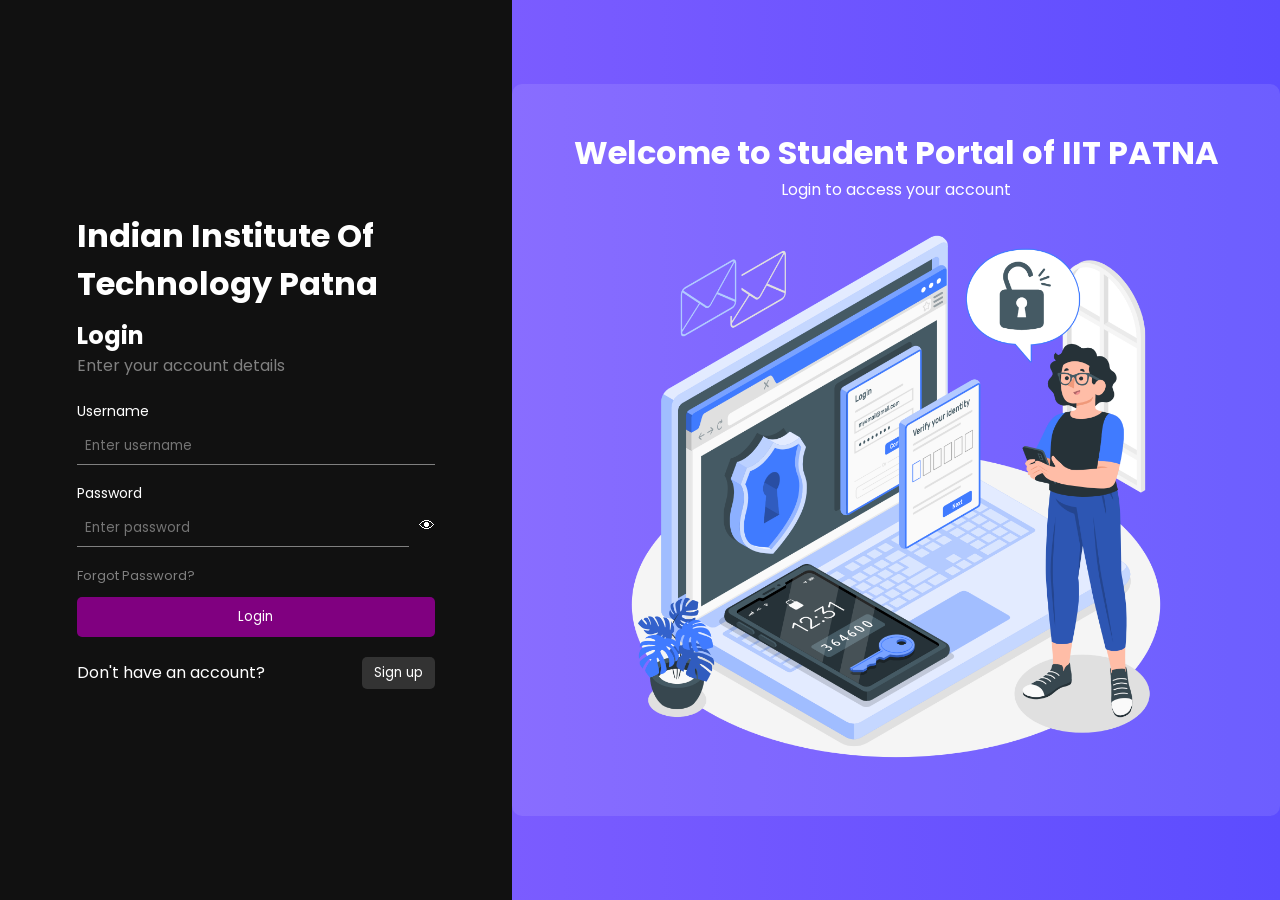
<file: index.html>
<!DOCTYPE html>
<html lang="en">
<head>
    <meta charset="UTF-8">
    <title>Student Portal Login</title>
    <link rel="stylesheet" href="login.css">
    <link href="https://fonts.googleapis.com/css2?family=Poppins:wght@300;400;600&display=swap" rel="stylesheet">
</head>
<body>

<div class="container">

    <!-- LEFT LOGIN SECTION -->
    <div class="left-section">
        <div class="login-box">
            <h1>Indian Institute Of Technology Patna</h1>
            <h2>Login</h2>
            <p class="subtitle">Enter your account details</p>

            <form>
                <div class="input-group">
                    <label>Username</label>
                    <input type="text" placeholder="Enter username">
                </div>

                <div class="input-group password-group">
                    <label>Password</label>
                    <div class="password-wrapper">
                        <input type="password" id="password" placeholder="Enter password">
                        <span class="toggle" onclick="togglePassword()">👁</span>
                    </div>
                </div>

                <div class="forgot">
                    <a href="#">Forgot Password?</a>
                </div>

                <a href="Dashbord.html">
                <button type="button" class="login-btn">Login</button>
            </a>
            </form>

            <div class="signup">
                <span>Don't have an account?</span>
                <a href="signup.html">
                <button class="signup-btn">Sign up</button>    

                </a>
            </div>
        </div>
    </div>

    <!-- RIGHT WELCOME SECTION -->
    <div class="right-section">
        <div class="glass-box">
            <h1>Welcome to Student Portal of IIT PATNA</h1>
            <p>Login to access your account</p>
            <img src="authentication.png" class="authentication">
        </div>
    </div>

</div>

<script>
function togglePassword() {
    const password = document.getElementById("password");
    if (password.type === "password") {
        password.type = "text";
    } else {
        password.type = "password";
    }
}
</script>

</body>
</html>
</file>
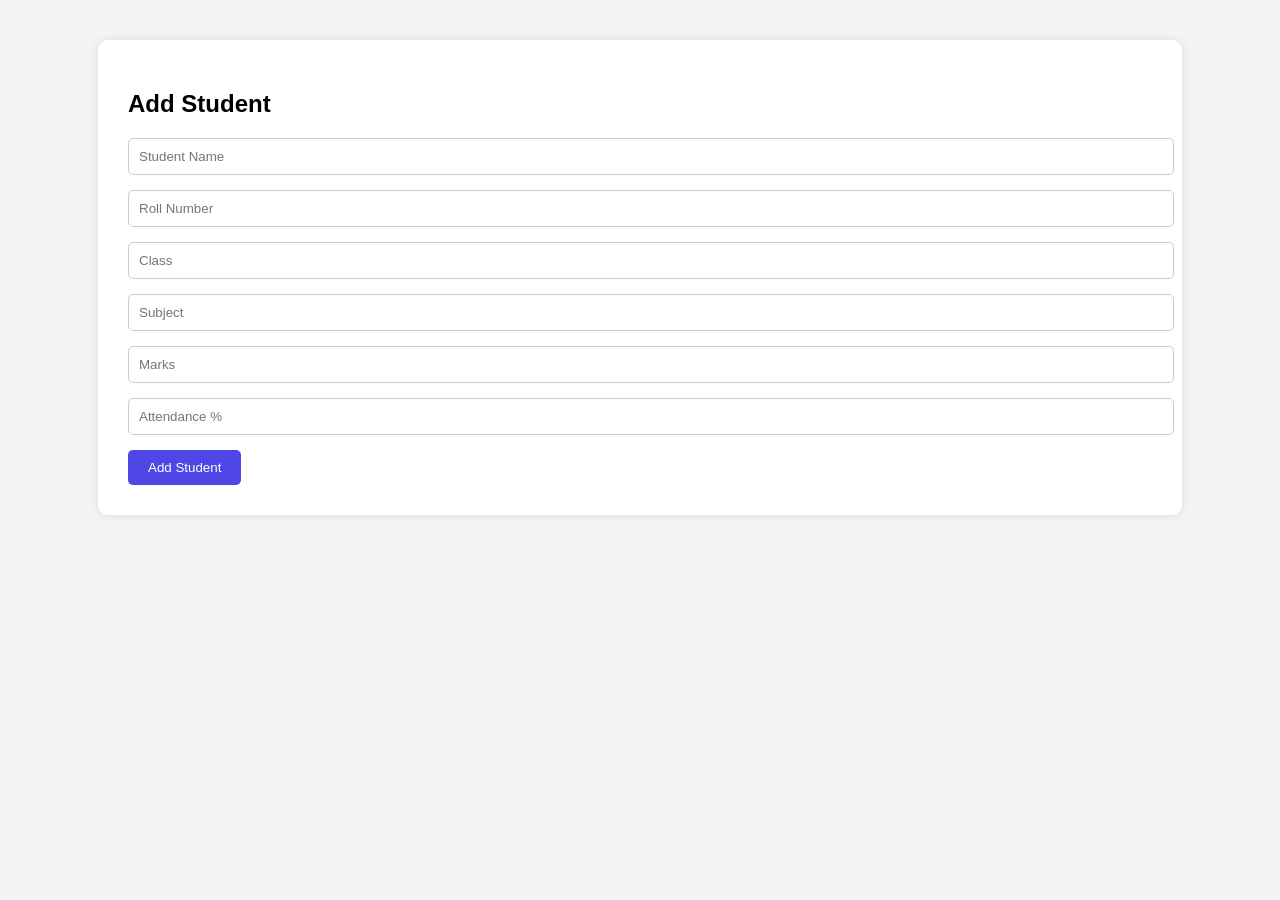
<file: add-student.html>
<!DOCTYPE html>
<html>
<head>
<title>Add Student</title>
<link rel="stylesheet" href="style.css">
</head>

<body>

<div class="container">

<h2>Add Student</h2>

<form class="form">

<input type="text" placeholder="Student Name" required>

<input type="text" placeholder="Roll Number" required>

<input type="text" placeholder="Class" required>

<input type="text" placeholder="Subject" required>

<input type="number" placeholder="Marks" required>

<input type="text" placeholder="Attendance %" required>

<button type="submit">Add Student</button>

</form>

</div>

</body>
</html>
</file>
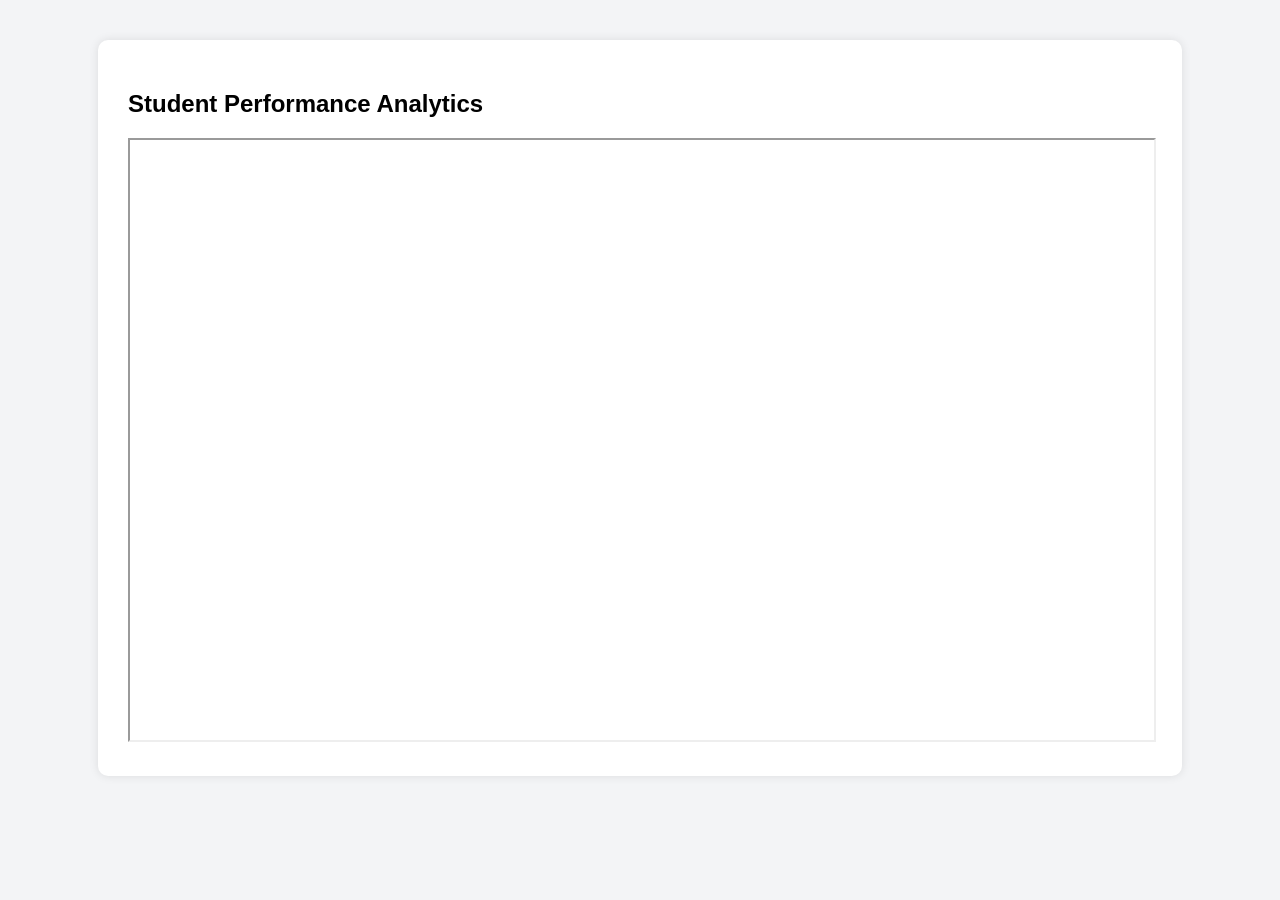
<file: analytics.html>
<!DOCTYPE html>
<html>
<head>
<title>Analytics</title>
<link rel="stylesheet" href="style.css">
</head>

<body>

<div class="container">

<h2>Student Performance Analytics</h2>

<iframe
src="dashboard page.pdf"
width="100%"
height="600px">
</iframe>

</div>

</body>
</html>
</file>
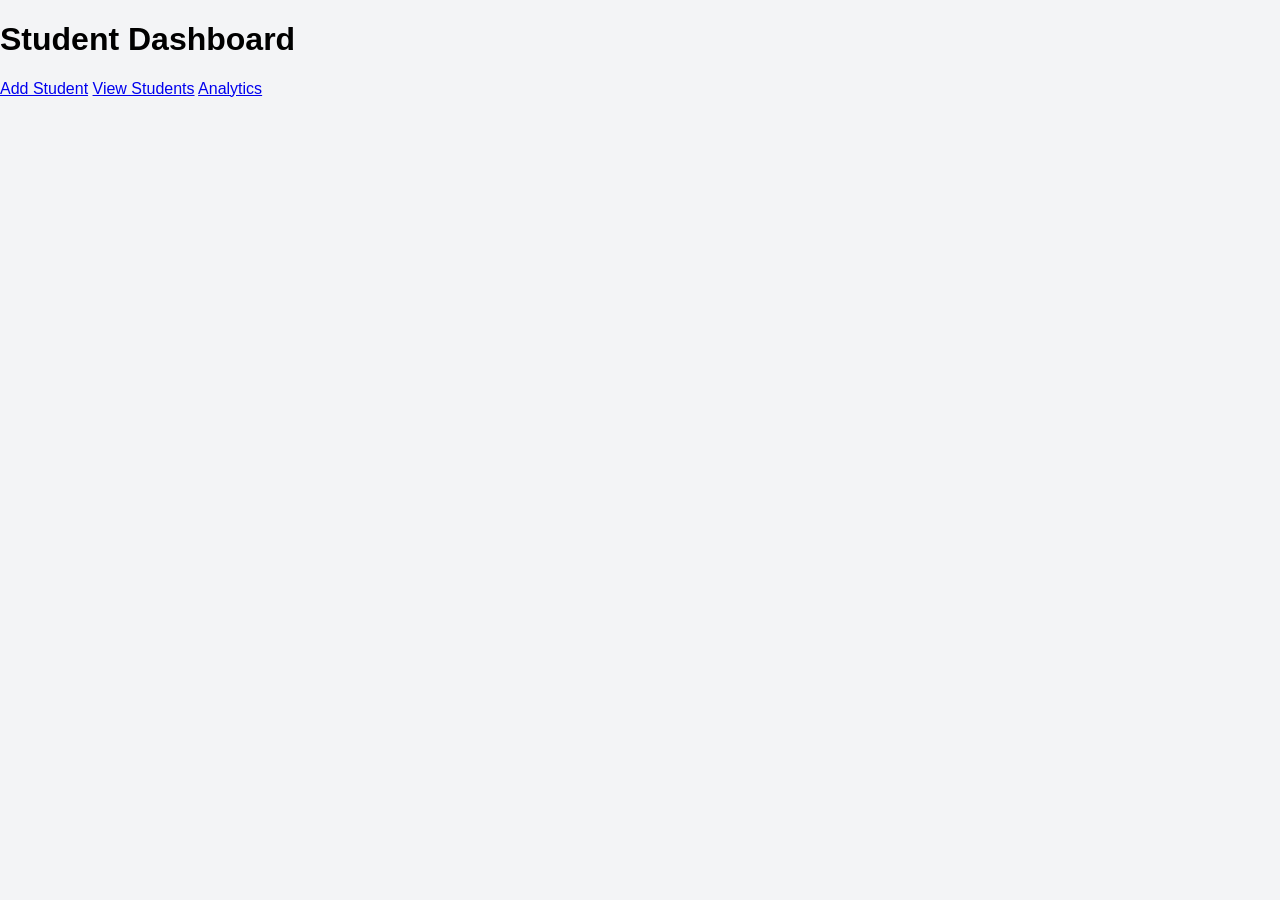
<file: Dashbord.html>
<!DOCTYPE html>
<html>
<head>
<title>Dashboard</title>
<link rel="stylesheet" href="style.css">
</head>

<body>

<h1>Student Dashboard</h1>

<div class="menu">

<a href="add-student.html">Add Student</a>

<a href="view-students.html">View Students</a>

<a href="analytics.html">Analytics</a>

</div>

</body>
</html>
</file>
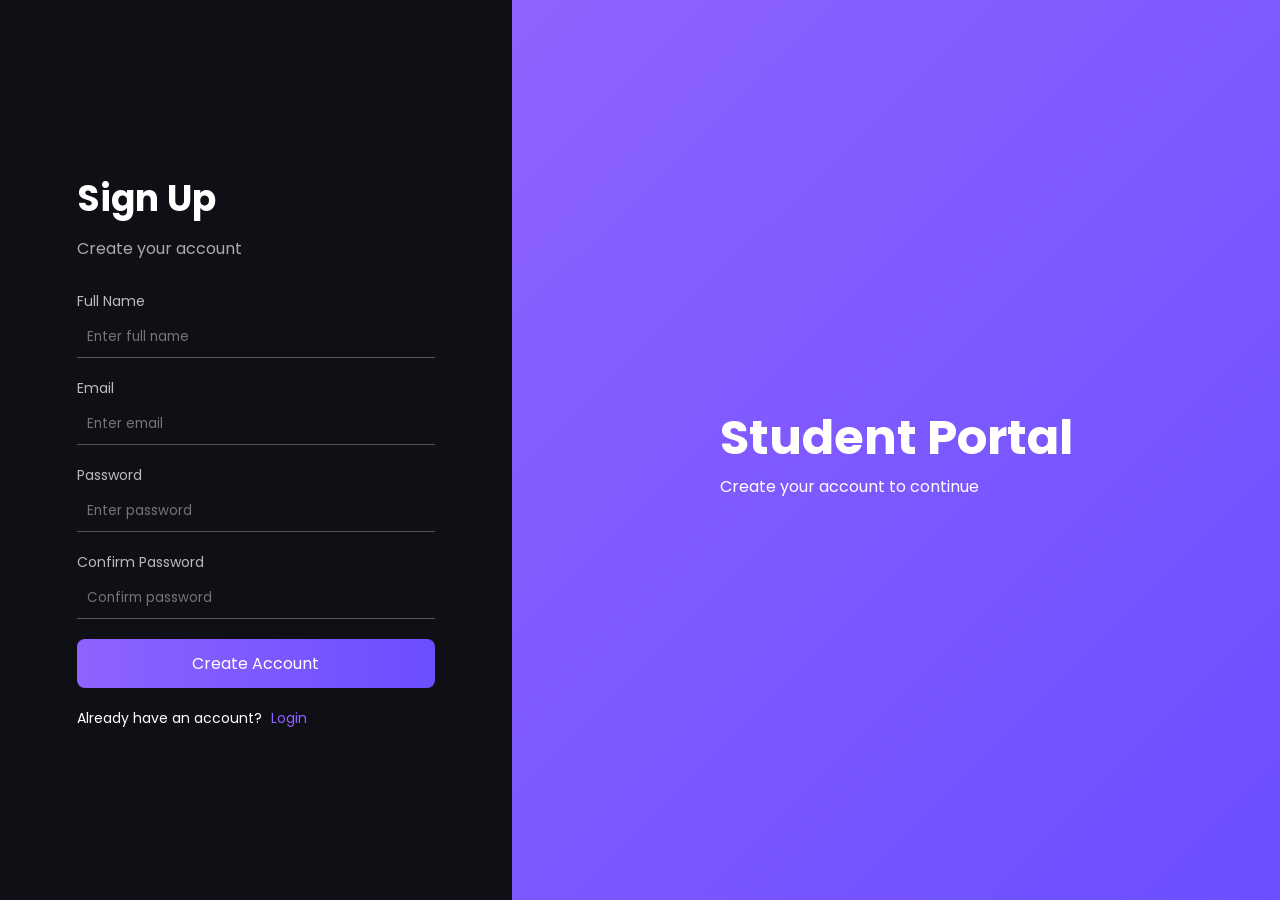
<file: signup.html>
<!DOCTYPE html>
<html lang="en">
<head>
<meta charset="UTF-8">
<title>Student Portal Sign Up</title>
<link rel="stylesheet" href="signup.css">
<link href="https://fonts.googleapis.com/css2?family=Poppins:wght@300;400;600&display=swap" rel="stylesheet">
</head>

<body>

<div class="container">

<!-- LEFT SECTION -->
<div class="left-section">

<div class="signup-box">

<h1>Sign Up</h1>
<p class="subtitle">Create your account</p>

<form>

<div class="input-group">
<label>Full Name</label>
<input type="text" placeholder="Enter full name">
</div>

<div class="input-group">
<label>Email</label>
<input type="email" placeholder="Enter email">
</div>

<div class="input-group">
<label>Password</label>
<input type="password" placeholder="Enter password">
</div>

<div class="input-group">
<label>Confirm Password</label>
<input type="password" placeholder="Confirm password">
</div>

<button type="submit" class="signup-btn">Create Account</button>

</form>

<div class="login-link">
<span>Already have an account?</span>
<a href="index.html">Login</a>
</div>

</div>

</div>

<!-- RIGHT SECTION -->

<div class="right-section">

<div class="welcome-content">
<h1>Student Portal</h1>
<p>Create your account to continue</p>
</div>

</div>

</div>

</body>
</html>
</file>
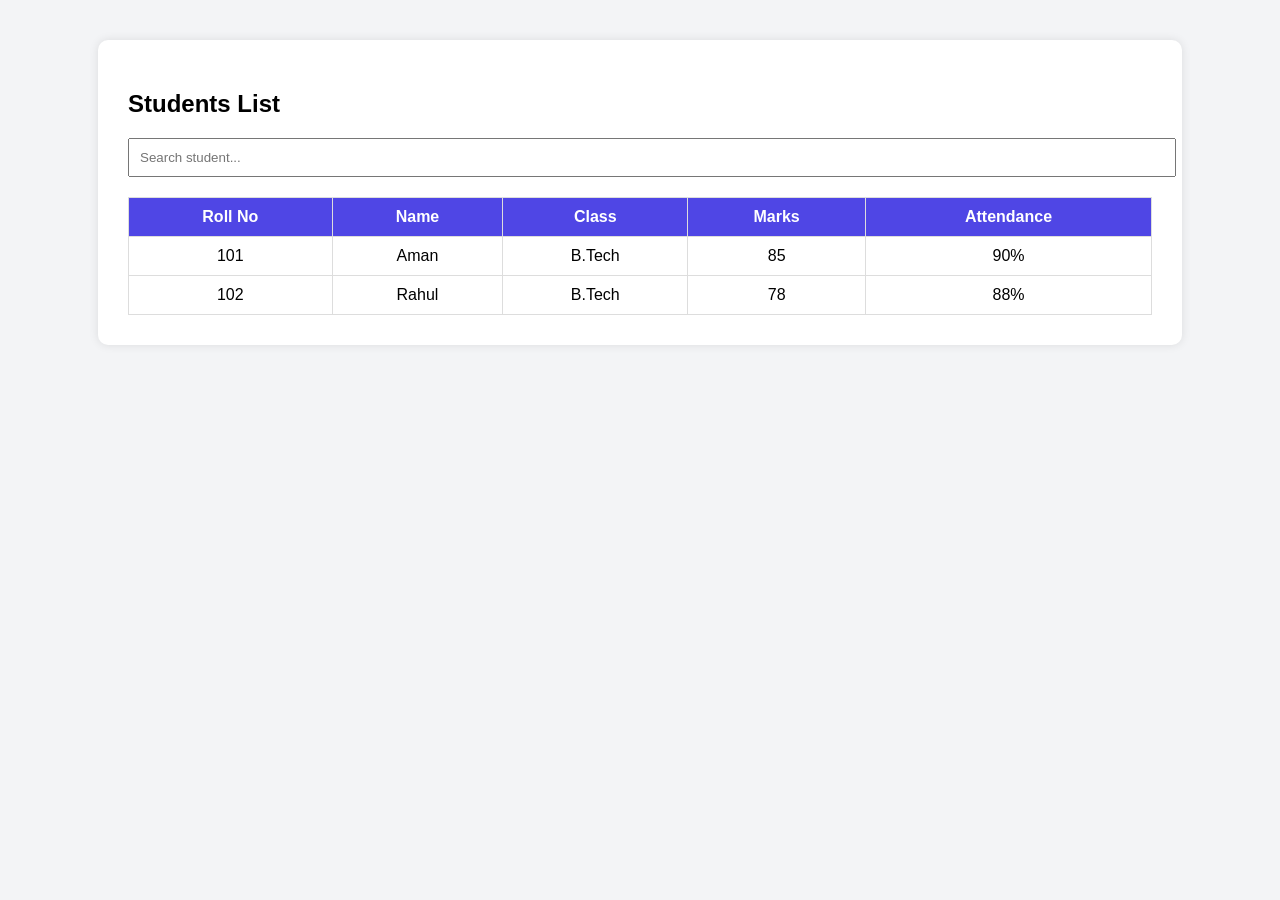
<file: view-students.html>
<!DOCTYPE html>
<html>
<head>
<title>View Students</title>
<link rel="stylesheet" href="style.css">
</head>

<body>

<div class="container">

<h2>Students List</h2>

<input type="text" placeholder="Search student..." class="search">

<table>

<tr>
<th>Roll No</th>
<th>Name</th>
<th>Class</th>
<th>Marks</th>
<th>Attendance</th>
</tr>

<tr>
<td>101</td>
<td>Aman</td>
<td>B.Tech</td>
<td>85</td>
<td>90%</td>
</tr>

<tr>
<td>102</td>
<td>Rahul</td>
<td>B.Tech</td>
<td>78</td>
<td>88%</td>
</tr>

</table>

</div>

</body>
</html>
</file>
<file: login.css>
*{
margin:0;
padding:0;
box-sizing:border-box;
font-family:'Poppins',sans-serif;
}

body{
height:100vh;
}

.container{
display:flex;
height:100vh;
}

/* LEFT LOGIN SECTION */

.left-section{
width:40%;
background:rgb(17, 17, 17);
color:white;
display:flex;
justify-content:center;
align-items:center;
}

.login-box{
width:70%;
}

.login-box h1{
margin-bottom:10px;
}

.subtitle{
margin-bottom:20px;
color:gray;
}

.input-group{
margin-bottom:15px;
}

.input-group label{
font-size:14px;
}

.input-group input{
width:100%;
padding:8px;
margin-top:5px;
border:none;
border-bottom:1px solid gray;
background:transparent;
color:white;
outline:none;
}

.password-wrapper{
display:flex;
align-items:center;
}

.toggle{
margin-left:10px;
cursor:pointer;
}

.forgot{
margin:10px 0;
}

.forgot a{
color:gray;
text-decoration:none;
font-size:13px;
}

.login-btn{
width:100%;
padding:10px;
background:purple;
border:none;
color:white;
border-radius:5px;
cursor:pointer;
}

.signup{
margin-top:20px;
display:flex;
justify-content:space-between;
align-items:center;
}

.signup-btn{
padding:6px 12px;
background:rgb(51, 51, 51);
color:white;
border:none;
border-radius:5px;
cursor:pointer;
}

/* RIGHT SECTION */

.right-section{
width:60%;
background:linear-gradient(to right,#7b5cff,#5c4cff);
display:flex;
justify-content:center;
align-items:center;
color:white;
}

.glass-box{
padding:45px;
background:rgba(255,255,255,0.1);
border-radius:10px;
text-align:center;
}

.authentication{
width:80%;
margin-top:20px;
}
</file>
<file: style.css>
body{
font-family: Arial;
background:#f3f4f6;
margin:0;
padding:0;
}

.container{
width:80%;
margin:auto;
margin-top:40px;
background:white;
padding:30px;
border-radius:10px;
box-shadow:0 0 10px rgba(0,0,0,0.1);
}

h2{
margin-bottom:20px;
}

.form input{
display:block;
width:100%;
padding:10px;
margin-bottom:15px;
border:1px solid #ccc;
border-radius:5px;
}

button{
background:#4F46E5;
color:white;
border:none;
padding:10px 20px;
border-radius:5px;
cursor:pointer;
}

.search{
width:100%;
padding:10px;
margin-bottom:20px;
}

table{
width:100%;
border-collapse:collapse;
}

table th, table td{
border:1px solid #ddd;
padding:10px;
text-align:center;
}

table th{
background:#4F46E5;
color:white;
}
</file>
<file: signup.css>
*{
margin:0;
padding:0;
box-sizing:border-box;
font-family:'Poppins',sans-serif;
}

.container{
display:flex;
height:100vh;
}

/* LEFT SIDE */

.left-section{
width:40%;
background:#0f0f16;
display:flex;
align-items:center;
justify-content:center;
color:white;
}

.signup-box{
width:70%;
}

.signup-box h1{
font-size:36px;
margin-bottom:10px;
}

.subtitle{
color:#aaa;
margin-bottom:30px;
}

.input-group{
margin-bottom:20px;
}

.input-group label{
display:block;
font-size:14px;
margin-bottom:5px;
color:#bbb;
}

.input-group input{
width:100%;
padding:10px;
background:transparent;
border:none;
border-bottom:1px solid #555;
color:white;
outline:none;
}

.signup-btn{
width:100%;
padding:12px;
background:linear-gradient(to right,#8e63ff,#6c4eff);
border:none;
border-radius:8px;
color:white;
font-size:16px;
cursor:pointer;
}

.login-link{
margin-top:20px;
font-size:14px;
}

.login-link a{
color:#8e63ff;
text-decoration:none;
margin-left:5px;
}

/* RIGHT SIDE */

.right-section{
width:60%;
background:linear-gradient(135deg,#8e63ff,#6c4eff);
display:flex;
align-items:center;
justify-content:center;
color:white;
}

.welcome-content h1{
font-size:48px;
}
</file>
